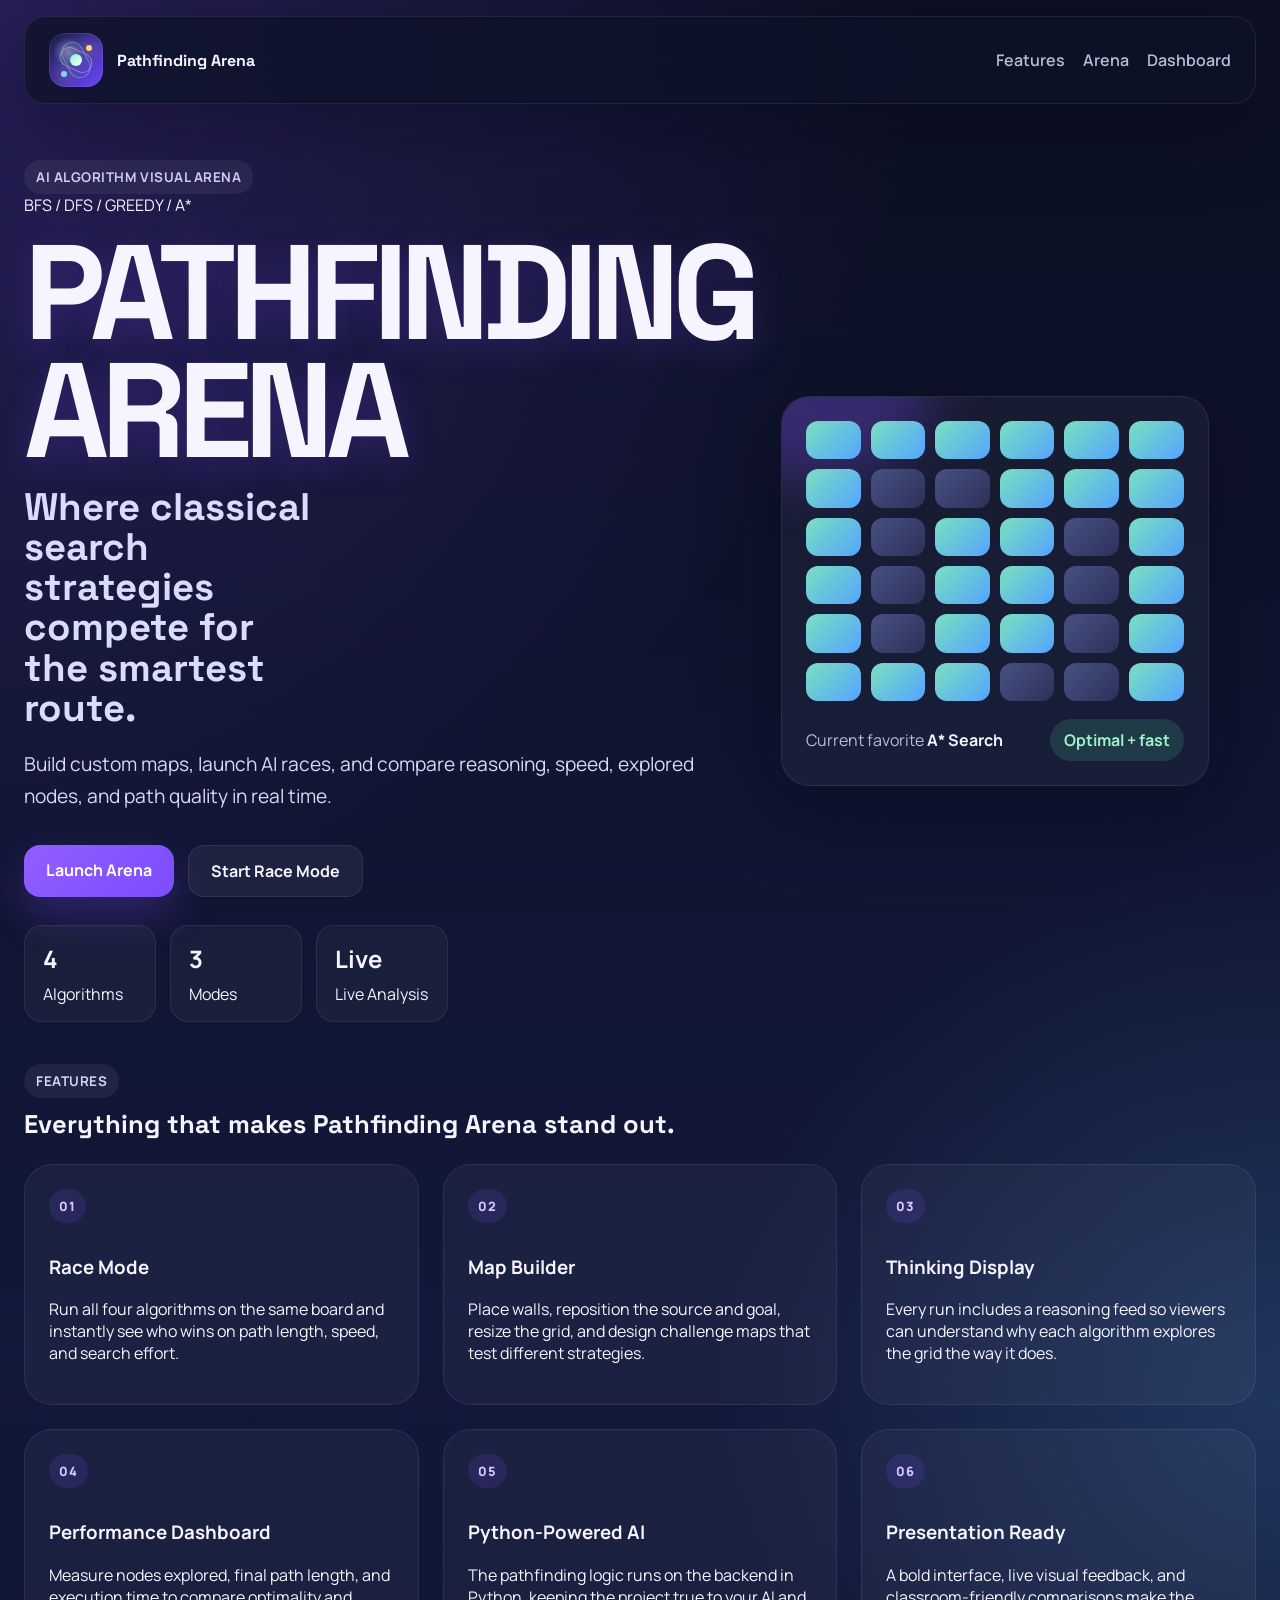
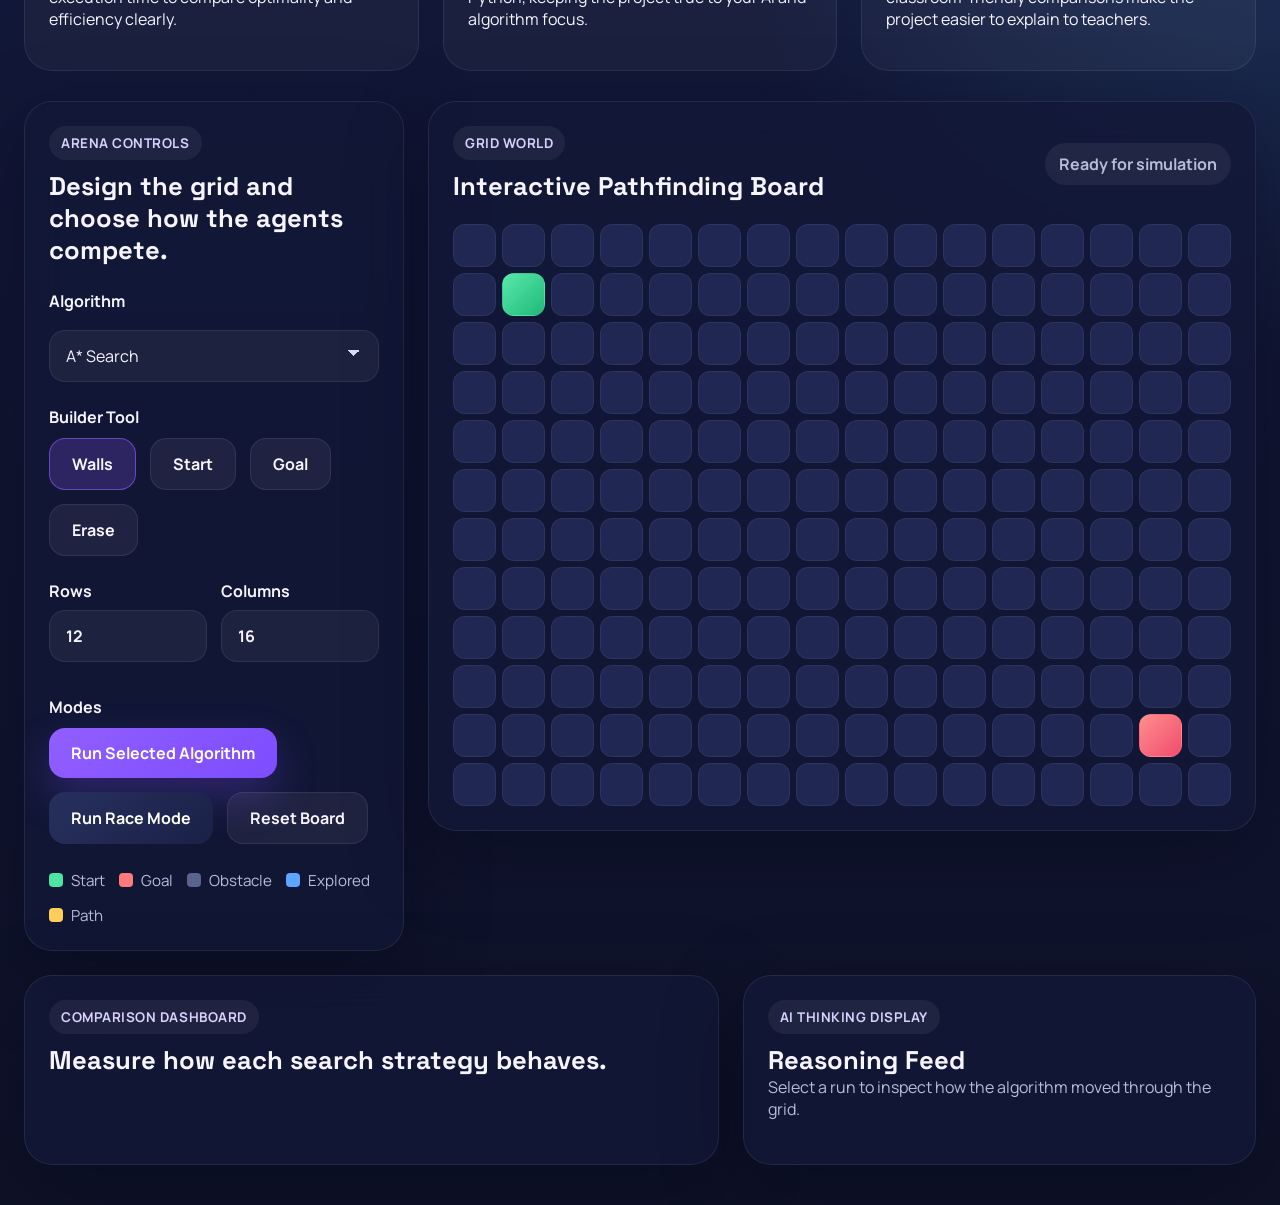
<file: frontend/index.html>
<!DOCTYPE html>
<html lang="en">
<head>
  <meta charset="UTF-8">
  <meta name="viewport" content="width=device-width, initial-scale=1.0">
  <title>Pathfinding Arena</title>
  <link rel="preconnect" href="https://fonts.googleapis.com">
  <link rel="preconnect" href="https://fonts.gstatic.com" crossorigin>
  <link href="https://fonts.googleapis.com/css2?family=Space+Grotesk:wght@400;500;700&family=Manrope:wght@400;500;600;700;800&display=swap" rel="stylesheet">
  <link rel="stylesheet" href="/static/styles.css">
</head>
<body>
  <div class="page-shell">
    <header class="topbar">
      <a class="brand" href="#home">
        <span class="brand-mark" aria-hidden="true">
          <span class="brand-orbit orbit-a"></span>
          <span class="brand-orbit orbit-b"></span>
          <span class="brand-core"></span>
          <span class="brand-trace trace-a"></span>
          <span class="brand-trace trace-b"></span>
        </span>
        <span class="brand-copy">
          <strong>Pathfinding Arena</strong>
        </span>
      </a>
      <nav class="topnav">
        <a href="#features">Features</a>
        <a href="#arena">Arena</a>
        <a href="#dashboard">Dashboard</a>
      </nav>
    </header>

    <main>
      <section class="hero" id="home">
        <div class="hero-copy">
          <span class="eyebrow hero-eyebrow">AI Algorithm Visual Arena</span>
          <div class="hero-title-block">
            <span class="hero-tagline">BFS / DFS / GREEDY / A*</span>
            <h1>Pathfinding Arena</h1>
            <h2 class="hero-subtitle">Where classical search strategies compete for the smartest route.</h2>
          </div>
          <p>
            Build custom maps, launch AI races, and compare reasoning, speed, explored nodes, and path quality in real time.
          </p>
          <div class="hero-actions">
            <a class="primary-btn" href="#arena">Launch Arena</a>
            <button class="ghost-btn" id="runRaceHeroBtn" type="button">Start Race Mode</button>
          </div>
          <div class="hero-stats">
            <article>
              <strong>4</strong>
              <span>Algorithms</span>
            </article>
            <article>
              <strong>3</strong>
              <span>Modes</span>
            </article>
            <article>
              <strong>Live</strong>
              <span>Live Analysis</span>
            </article>
          </div>
        </div>

        <div class="hero-panel">
          <div class="hero-card card-glow">
            <div class="mini-grid" id="miniGrid"></div>
            <div class="hero-card-footer">
              <div>
                <span class="label">Current favorite</span>
                <strong id="heroWinner">A* Search</strong>
              </div>
              <div class="pill">Optimal + fast</div>
            </div>
          </div>
        </div>
      </section>

      <section class="feature-section" id="features">
        <div class="section-heading feature-heading">
          <span class="eyebrow">Features</span>
          <h2>Everything that makes Pathfinding Arena stand out.</h2>
        </div>
        <div class="feature-strip">
          <article>
            <span class="feature-kicker">01</span>
            <h3>Race Mode</h3>
            <p>Run all four algorithms on the same board and instantly see who wins on path length, speed, and search effort.</p>
          </article>
          <article>
            <span class="feature-kicker">02</span>
            <h3>Map Builder</h3>
            <p>Place walls, reposition the source and goal, resize the grid, and design challenge maps that test different strategies.</p>
          </article>
          <article>
            <span class="feature-kicker">03</span>
            <h3>Thinking Display</h3>
            <p>Every run includes a reasoning feed so viewers can understand why each algorithm explores the grid the way it does.</p>
          </article>
          <article>
            <span class="feature-kicker">04</span>
            <h3>Performance Dashboard</h3>
            <p>Measure nodes explored, final path length, and execution time to compare optimality and efficiency clearly.</p>
          </article>
          <article>
            <span class="feature-kicker">05</span>
            <h3>Python-Powered AI</h3>
            <p>The pathfinding logic runs on the backend in Python, keeping the project true to your AI and algorithm focus.</p>
          </article>
          <article>
            <span class="feature-kicker">06</span>
            <h3>Presentation Ready</h3>
            <p>A bold interface, live visual feedback, and classroom-friendly comparisons make the project easier to explain to teachers.</p>
          </article>
        </div>
      </section>

      <section class="workspace" id="arena">
        <div class="control-panel glass-card">
          <div class="section-heading">
            <span class="eyebrow">Arena Controls</span>
            <h2>Design the grid and choose how the agents compete.</h2>
          </div>

          <div class="control-group">
            <label for="algorithmSelect">Algorithm</label>
            <select id="algorithmSelect">
              <option value="astar">A* Search</option>
              <option value="bfs">Breadth-First Search</option>
              <option value="dfs">Depth-First Search</option>
              <option value="greedy">Greedy Best-First Search</option>
            </select>
          </div>

          <div class="control-group">
            <span>Builder Tool</span>
            <div class="tool-row">
              <button class="tool-btn active" data-tool="wall">Walls</button>
              <button class="tool-btn" data-tool="start">Start</button>
              <button class="tool-btn" data-tool="goal">Goal</button>
              <button class="tool-btn" data-tool="erase">Erase</button>
            </div>
          </div>

          <div class="control-group compact-grid">
            <label>
              Rows
              <input type="number" id="rowsInput" min="6" max="20" value="6">
            </label>
            <label>
              Columns
              <input type="number" id="colsInput" min="8" max="24" value="10">
            </label>
          </div>

          <div class="control-group">
            <span>Modes</span>
            <div class="action-stack">
              <button class="primary-btn" id="runSelectedBtn">Run Selected Algorithm</button>
              <button class="secondary-btn" id="runRaceBtn">Run Race Mode</button>
              <button class="ghost-btn" id="resetBoardBtn">Reset Board</button>
            </div>
          </div>

          <div class="legend">
            <div><span class="swatch start"></span>Start</div>
            <div><span class="swatch goal"></span>Goal</div>
            <div><span class="swatch wall"></span>Obstacle</div>
            <div><span class="swatch visited"></span>Explored</div>
            <div><span class="swatch path"></span>Path</div>
          </div>
        </div>

        <div class="board-panel glass-card">
          <div class="board-header">
            <div>
              <span class="eyebrow">Grid World</span>
              <h2>Interactive Pathfinding Board</h2>
            </div>
            <div class="status-badge" id="statusBadge">Ready for simulation</div>
          </div>
          <div class="grid-board" id="gridBoard"></div>
        </div>
      </section>

      <section class="dashboard" id="dashboard">
        <div class="dashboard-main glass-card">
          <div class="section-heading">
            <span class="eyebrow">Comparison Dashboard</span>
            <h2>Measure how each search strategy behaves.</h2>
          </div>
          <div class="results-grid" id="resultsGrid"></div>
        </div>

        <aside class="insights-panel glass-card">
          <div class="section-heading">
            <span class="eyebrow">AI Thinking Display</span>
            <h2>Reasoning Feed</h2>
          </div>
          <div class="insight-summary" id="insightSummary">
            Select a run to inspect how the algorithm moved through the grid.
          </div>
          <div class="reasoning-feed" id="reasoningFeed"></div>
        </aside>
      </section>
    </main>
  </div>

  <script src="/static/app.js"></script>
</body>
</html>
<!-- Loads the PathFinder Arena frontend shell and its app script. -->
<!-- Served as the browser entry point for the interactive arena UI. -->
</file>
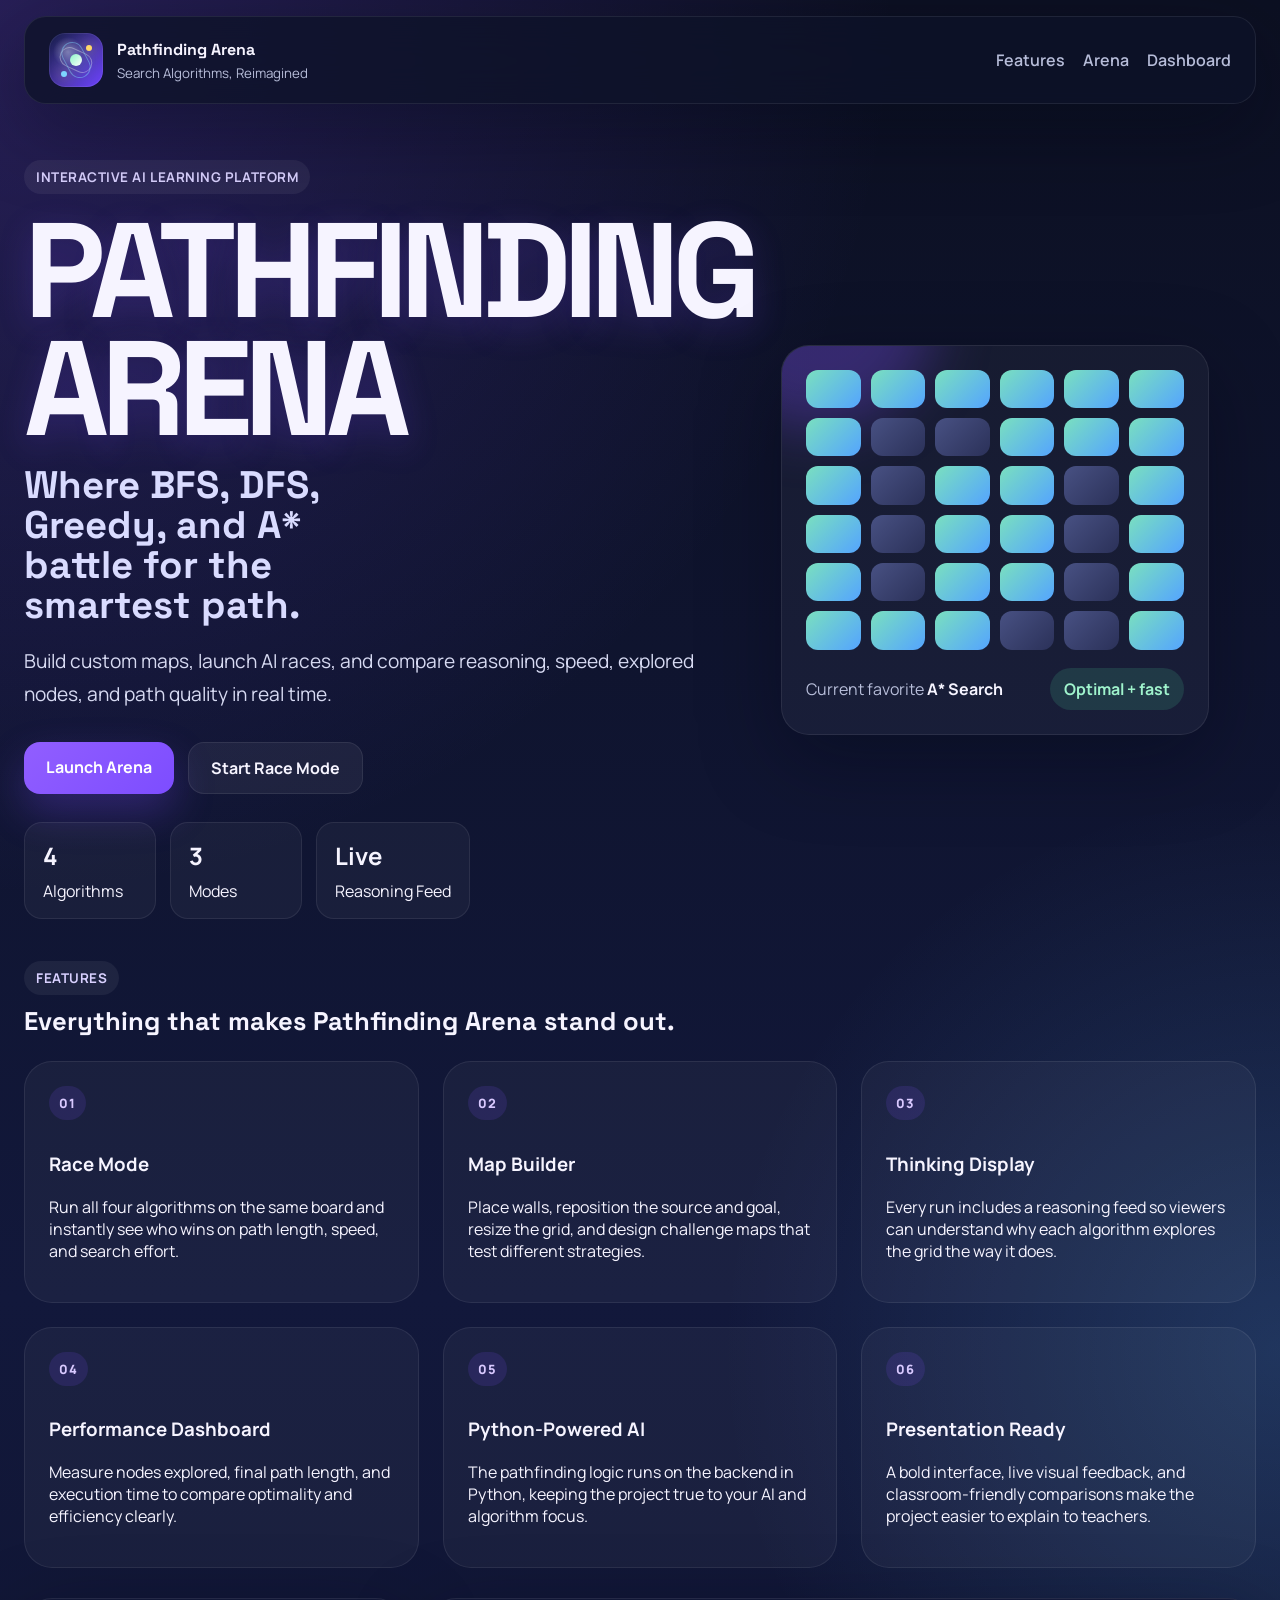
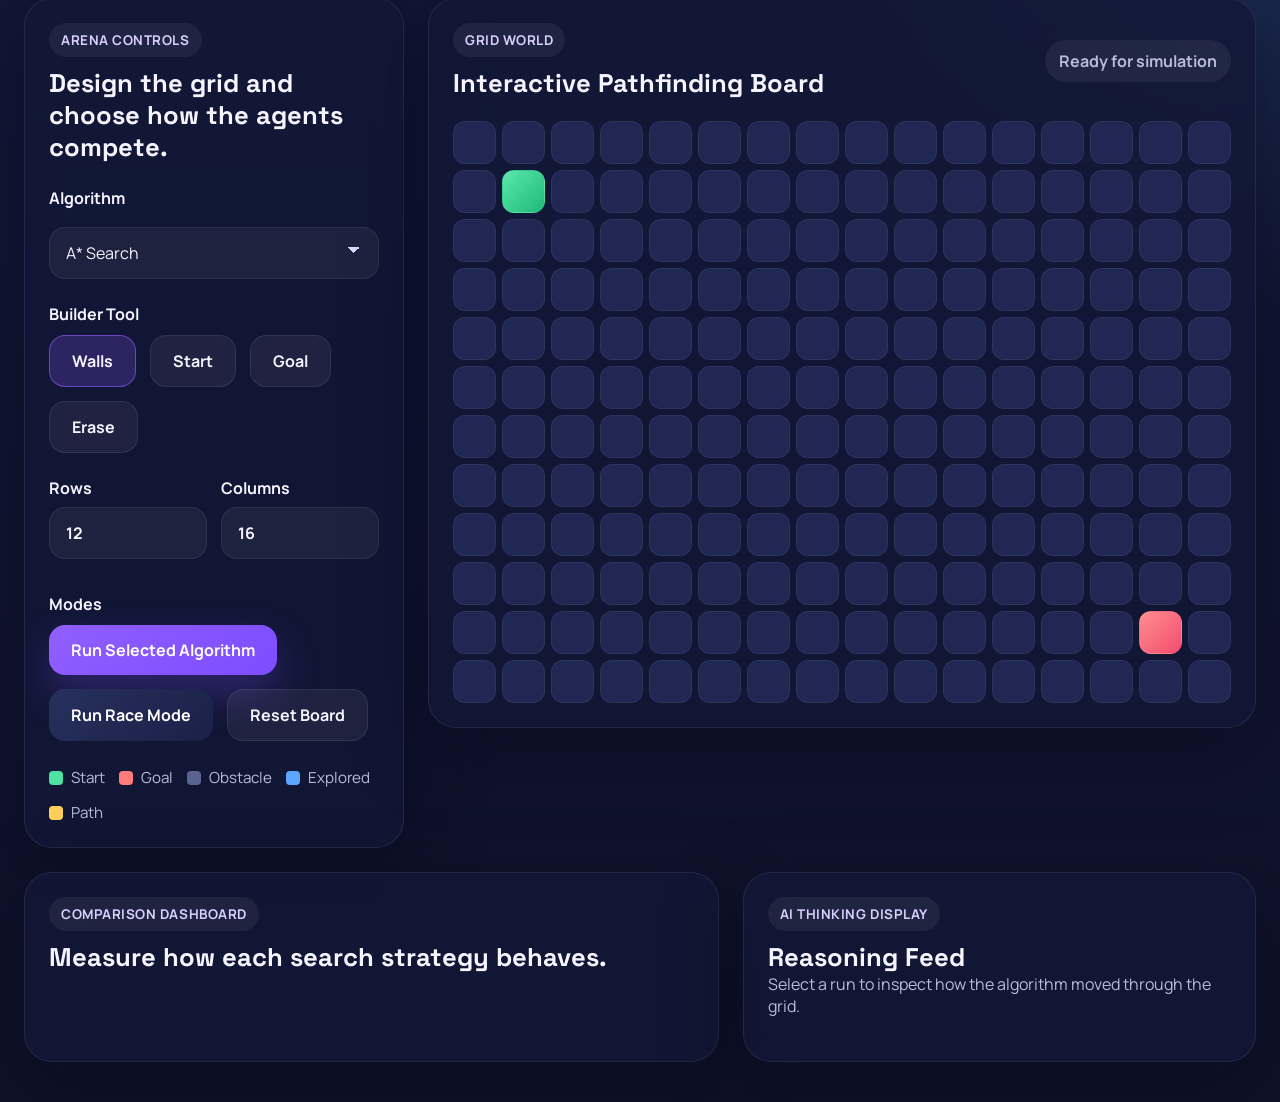
<file: static/index.html>
<!DOCTYPE html>
<html lang="en">
<head>
  <meta charset="UTF-8">
  <meta name="viewport" content="width=device-width, initial-scale=1.0">
  <title>Pathfinding Arena</title>
  <link rel="preconnect" href="https://fonts.googleapis.com">
  <link rel="preconnect" href="https://fonts.gstatic.com" crossorigin>
  <link href="https://fonts.googleapis.com/css2?family=Space+Grotesk:wght@400;500;700&family=Manrope:wght@400;500;600;700;800&display=swap" rel="stylesheet">
  <link rel="stylesheet" href="/static/styles.css">
</head>
<body>
  <div class="page-shell">
    <header class="topbar">
      <a class="brand" href="#home">
        <span class="brand-mark" aria-hidden="true">
          <span class="brand-orbit orbit-a"></span>
          <span class="brand-orbit orbit-b"></span>
          <span class="brand-core"></span>
          <span class="brand-trace trace-a"></span>
          <span class="brand-trace trace-b"></span>
        </span>
        <span class="brand-copy">
          <strong>Pathfinding Arena</strong>
          <small>Search Algorithms, Reimagined</small>
        </span>
      </a>
      <nav class="topnav">
        <a href="#features">Features</a>
        <a href="#arena">Arena</a>
        <a href="#dashboard">Dashboard</a>
      </nav>
    </header>

    <main>
      <section class="hero" id="home">
        <div class="hero-copy">
          <span class="eyebrow">Interactive AI learning platform</span>
          <h1>Pathfinding Arena</h1>
          <h2 class="hero-subtitle">Where BFS, DFS, Greedy, and A* battle for the smartest path.</h2>
          <p>
            Build custom maps, launch AI races, and compare reasoning, speed, explored nodes, and path quality in real time.
          </p>
          <div class="hero-actions">
            <a class="primary-btn" href="#arena">Launch Arena</a>
            <button class="ghost-btn" id="runRaceHeroBtn">Start Race Mode</button>
          </div>
          <div class="hero-stats">
            <article>
              <strong>4</strong>
              <span>Algorithms</span>
            </article>
            <article>
              <strong>3</strong>
              <span>Modes</span>
            </article>
            <article>
              <strong>Live</strong>
              <span>Reasoning Feed</span>
            </article>
          </div>
        </div>

        <div class="hero-panel">
          <div class="hero-card card-glow">
            <div class="mini-grid" id="miniGrid"></div>
            <div class="hero-card-footer">
              <div>
                <span class="label">Current favorite</span>
                <strong id="heroWinner">A* Search</strong>
              </div>
              <div class="pill">Optimal + fast</div>
            </div>
          </div>
        </div>
      </section>

      <section class="feature-section" id="features">
        <div class="section-heading feature-heading">
          <span class="eyebrow">Features</span>
          <h2>Everything that makes Pathfinding Arena stand out.</h2>
        </div>
        <div class="feature-strip">
        <article>
          <span class="feature-kicker">01</span>
          <h3>Race Mode</h3>
          <p>Run all four algorithms on the same board and instantly see who wins on path length, speed, and search effort.</p>
        </article>
        <article>
          <span class="feature-kicker">02</span>
          <h3>Map Builder</h3>
          <p>Place walls, reposition the source and goal, resize the grid, and design challenge maps that test different strategies.</p>
        </article>
        <article>
          <span class="feature-kicker">03</span>
          <h3>Thinking Display</h3>
          <p>Every run includes a reasoning feed so viewers can understand why each algorithm explores the grid the way it does.</p>
        </article>
        <article>
          <span class="feature-kicker">04</span>
          <h3>Performance Dashboard</h3>
          <p>Measure nodes explored, final path length, and execution time to compare optimality and efficiency clearly.</p>
        </article>
        <article>
          <span class="feature-kicker">05</span>
          <h3>Python-Powered AI</h3>
          <p>The pathfinding logic runs on the backend in Python, keeping the project true to your AI and algorithm focus.</p>
        </article>
        <article>
          <span class="feature-kicker">06</span>
          <h3>Presentation Ready</h3>
          <p>A bold interface, live visual feedback, and classroom-friendly comparisons make the project easier to explain to teachers.</p>
        </article>
        </div>
      </section>

      <section class="workspace" id="arena">
        <div class="control-panel glass-card">
          <div class="section-heading">
            <span class="eyebrow">Arena Controls</span>
            <h2>Design the grid and choose how the agents compete.</h2>
          </div>

          <div class="control-group">
            <label for="algorithmSelect">Algorithm</label>
            <select id="algorithmSelect">
              <option value="astar">A* Search</option>
              <option value="bfs">Breadth-First Search</option>
              <option value="dfs">Depth-First Search</option>
              <option value="greedy">Greedy Best-First Search</option>
            </select>
          </div>

          <div class="control-group">
            <span>Builder Tool</span>
            <div class="tool-row">
              <button class="tool-btn active" data-tool="wall">Walls</button>
              <button class="tool-btn" data-tool="start">Start</button>
              <button class="tool-btn" data-tool="goal">Goal</button>
              <button class="tool-btn" data-tool="erase">Erase</button>
            </div>
          </div>

          <div class="control-group compact-grid">
            <label>
              Rows
              <input type="number" id="rowsInput" min="6" max="20" value="12">
            </label>
            <label>
              Columns
              <input type="number" id="colsInput" min="8" max="24" value="16">
            </label>
          </div>

          <div class="control-group">
            <span>Modes</span>
            <div class="action-stack">
              <button class="primary-btn" id="runSelectedBtn">Run Selected Algorithm</button>
              <button class="secondary-btn" id="runRaceBtn">Run Race Mode</button>
              <button class="ghost-btn" id="resetBoardBtn">Reset Board</button>
            </div>
          </div>

          <div class="legend">
            <div><span class="swatch start"></span>Start</div>
            <div><span class="swatch goal"></span>Goal</div>
            <div><span class="swatch wall"></span>Obstacle</div>
            <div><span class="swatch visited"></span>Explored</div>
            <div><span class="swatch path"></span>Path</div>
          </div>
        </div>

        <div class="board-panel glass-card">
          <div class="board-header">
            <div>
              <span class="eyebrow">Grid World</span>
              <h2>Interactive Pathfinding Board</h2>
            </div>
            <div class="status-badge" id="statusBadge">Ready for simulation</div>
          </div>
          <div class="grid-board" id="gridBoard"></div>
        </div>
      </section>

      <section class="dashboard" id="dashboard">
        <div class="dashboard-main glass-card">
          <div class="section-heading">
            <span class="eyebrow">Comparison Dashboard</span>
            <h2>Measure how each search strategy behaves.</h2>
          </div>
          <div class="results-grid" id="resultsGrid"></div>
        </div>

        <aside class="insights-panel glass-card">
          <div class="section-heading">
            <span class="eyebrow">AI Thinking Display</span>
            <h2>Reasoning Feed</h2>
          </div>
          <div class="insight-summary" id="insightSummary">
            Select a run to inspect how the algorithm moved through the grid.
          </div>
          <div class="reasoning-feed" id="reasoningFeed"></div>
        </aside>
      </section>
    </main>
  </div>

  <script src="/static/app.js"></script>
</body>
</html>
</file>
<file: static/styles.css>
:root {
  --bg: #0d1025;
  --panel: rgba(19, 24, 56, 0.82);
  --panel-border: rgba(255, 255, 255, 0.08);
  --text: #f6f4ff;
  --muted: #b7bdd9;
  --primary: #7d4dff;
  --primary-strong: #915eff;
  --success: #4fe2a5;
  --danger: #ff7b7b;
  --warning: #ffcf5a;
  --cell: #202753;
  --cell-border: rgba(255, 255, 255, 0.06);
  --shadow: 0 24px 80px rgba(3, 6, 20, 0.35);
}

* { box-sizing: border-box; }
html { scroll-behavior: smooth; }

body {
  margin: 0;
  min-height: 100vh;
  font-family: "Manrope", sans-serif;
  color: var(--text);
  background:
    radial-gradient(circle at top left, rgba(125, 77, 255, 0.24), transparent 30%),
    radial-gradient(circle at right center, rgba(98, 188, 255, 0.18), transparent 30%),
    linear-gradient(180deg, #0c1022 0%, #12183b 48%, #0e1228 100%);
}

a { color: inherit; text-decoration: none; }
button, select, input { font: inherit; }
button { cursor: pointer; border: 0; }

.page-shell {
  width: min(1380px, calc(100% - 48px));
  margin: 0 auto;
  padding-bottom: 40px;
}

.topbar {
  position: sticky;
  top: 16px;
  z-index: 10;
  display: flex;
  align-items: center;
  justify-content: space-between;
  gap: 20px;
  margin-top: 16px;
  padding: 16px 24px;
  border: 1px solid var(--panel-border);
  border-radius: 22px;
  background: rgba(14, 18, 40, 0.78);
  backdrop-filter: blur(18px);
  box-shadow: var(--shadow);
}

.brand {
  display: flex;
  align-items: center;
  gap: 14px;
}

.brand-mark {
  position: relative;
  display: grid;
  place-items: center;
  width: 54px;
  height: 54px;
  border-radius: 16px;
  background:
    radial-gradient(circle at 35% 35%, rgba(255, 255, 255, 0.35), transparent 30%),
    linear-gradient(135deg, #171d46, #6f43ff);
  overflow: hidden;
  box-shadow: inset 0 0 0 1px rgba(255, 255, 255, 0.08);
}

.brand-copy {
  display: flex;
  flex-direction: column;
  gap: 4px;
}

.brand-copy strong,
.hero h1,
.section-heading h2,
.board-header h2 {
  font-family: "Space Grotesk", sans-serif;
}

.brand-copy small,
.topnav a,
.legend,
.insight-summary,
.status-badge,
.label,
.feed-item small {
  color: var(--muted);
}

.topnav {
  display: flex;
  gap: 18px;
}

.topnav a {
  font-weight: 600;
}

.hero {
  display: grid;
  grid-template-columns: 1.1fr 0.9fr;
  gap: 28px;
  align-items: center;
  min-height: calc(100vh - 120px);
  padding: 56px 0 24px;
}

.eyebrow {
  display: inline-flex;
  padding: 8px 12px;
  border-radius: 999px;
  background: rgba(255, 255, 255, 0.06);
  color: #d9d1ff;
  font-size: 0.84rem;
  font-weight: 700;
  letter-spacing: 0.04em;
  text-transform: uppercase;
}

.hero h1 {
  margin: 18px 0 16px;
  max-width: none;
  font-size: clamp(4.5rem, 11vw, 8.4rem);
  line-height: 0.88;
  letter-spacing: -0.06em;
  text-transform: uppercase;
  text-shadow: 0 10px 34px rgba(125, 77, 255, 0.22);
}

.hero-subtitle {
  max-width: 12ch;
  margin: 0 0 18px;
  font-family: "Space Grotesk", sans-serif;
  font-size: clamp(1.5rem, 3vw, 2.65rem);
  line-height: 1.05;
  color: #d9dbff;
}

.hero p {
  max-width: 700px;
  font-size: 1.2rem;
  line-height: 1.7;
  color: #d7daf2;
}

.hero-actions,
.action-stack,
.tool-row,
.hero-stats,
.legend {
  display: flex;
  flex-wrap: wrap;
  gap: 14px;
}

.hero-actions {
  margin: 32px 0 28px;
}

.primary-btn,
.secondary-btn,
.ghost-btn,
.tool-btn {
  padding: 14px 22px;
  border-radius: 16px;
  transition: transform 0.2s ease, box-shadow 0.2s ease, background 0.2s ease;
  font-weight: 700;
}

.primary-btn {
  background: linear-gradient(135deg, var(--primary-strong), var(--primary));
  color: white;
  box-shadow: 0 18px 40px rgba(125, 77, 255, 0.28);
}

.secondary-btn {
  background: linear-gradient(135deg, #27305d, #1a2148);
  color: white;
}

.ghost-btn,
.tool-btn {
  background: rgba(255, 255, 255, 0.06);
  color: var(--text);
  border: 1px solid rgba(255, 255, 255, 0.08);
}

.primary-btn:hover,
.secondary-btn:hover,
.ghost-btn:hover,
.tool-btn:hover {
  transform: translateY(-1px);
}

.tool-btn.active {
  background: rgba(145, 94, 255, 0.22);
  border-color: rgba(145, 94, 255, 0.6);
}

.hero-stats article,
.result-card,
.hero-card,
.feature-strip article {
  border: 1px solid var(--panel-border);
  background: rgba(255, 255, 255, 0.04);
}

.hero-stats article {
  min-width: 132px;
  padding: 16px 18px;
  border-radius: 18px;
}

.hero-stats strong {
  display: block;
  margin-bottom: 8px;
  font-size: 1.5rem;
}

.hero-panel {
  display: flex;
  justify-content: flex-end;
}

.hero-card,
.glass-card,
.feature-strip article {
  padding: 24px;
  border-radius: 28px;
}

.hero-card {
  width: min(100%, 480px);
  box-shadow: var(--shadow);
}

.card-glow {
  position: relative;
  overflow: hidden;
}

.card-glow::before {
  content: "";
  position: absolute;
  inset: -40% auto auto -20%;
  width: 240px;
  height: 240px;
  border-radius: 999px;
  background: rgba(125, 77, 255, 0.3);
  filter: blur(28px);
}

.mini-grid {
  position: relative;
  z-index: 1;
  display: grid;
  grid-template-columns: repeat(6, 1fr);
  gap: 10px;
  min-height: 280px;
}

.mini-grid div {
  border-radius: 12px;
  background: rgba(255, 255, 255, 0.07);
}

.mini-grid .mini-wall { background: linear-gradient(135deg, #485183, #2b3159); }
.mini-grid .mini-path { background: linear-gradient(135deg, #7ae0bf, #54a4ff); }

.hero-card-footer,
.board-header,
.result-head {
  position: relative;
  z-index: 1;
  display: flex;
  align-items: center;
  justify-content: space-between;
  gap: 16px;
}

.hero-card-footer { margin-top: 18px; }

.pill {
  padding: 10px 14px;
  border-radius: 999px;
  background: rgba(79, 226, 165, 0.14);
  color: #9ff3cc;
  font-weight: 700;
}

.brand-core,
.brand-orbit,
.brand-trace {
  position: absolute;
  border-radius: 999px;
}

.brand-core {
  width: 12px;
  height: 12px;
  background: linear-gradient(135deg, #8bf5c8, #ffffff);
  box-shadow: 0 0 22px rgba(139, 245, 200, 0.8);
}

.brand-orbit {
  border: 1.5px solid rgba(255, 255, 255, 0.34);
}

.orbit-a {
  width: 34px;
  height: 20px;
  transform: rotate(25deg);
}

.orbit-b {
  width: 22px;
  height: 38px;
  transform: rotate(-28deg);
  border-color: rgba(125, 210, 255, 0.46);
}

.brand-trace {
  width: 6px;
  height: 6px;
  background: #ffd76a;
  box-shadow: 0 0 14px rgba(255, 215, 106, 0.9);
}

.trace-a {
  top: 12px;
  right: 11px;
}

.trace-b {
  bottom: 10px;
  left: 12px;
  background: #7dd5ff;
}

.feature-section,
.feature-strip,
.workspace,
.dashboard {
  display: grid;
  gap: 24px;
}

.feature-section {
  margin: 18px 0 30px;
}

.feature-heading {
  max-width: 760px;
}

.feature-strip {
  grid-template-columns: repeat(3, 1fr);
}

.feature-kicker {
  display: inline-flex;
  margin-bottom: 12px;
  padding: 8px 10px;
  border-radius: 999px;
  background: rgba(125, 77, 255, 0.14);
  color: #d9c9ff;
  font-size: 0.8rem;
  font-weight: 800;
  letter-spacing: 0.08em;
}

.glass-card {
  border: 1px solid var(--panel-border);
  background: var(--panel);
  backdrop-filter: blur(18px);
  box-shadow: var(--shadow);
}

.workspace {
  grid-template-columns: 380px 1fr;
  align-items: start;
}

.section-heading h2,
.board-header h2 {
  margin: 10px 0 0;
  font-size: clamp(1.6rem, 2vw, 2.4rem);
}

.control-group {
  margin-top: 24px;
}

.control-group label,
.control-group span {
  display: block;
  margin-bottom: 10px;
  font-weight: 700;
}

.compact-grid {
  display: grid;
  grid-template-columns: repeat(2, 1fr);
  gap: 14px;
}

select,
input {
  width: 100%;
  margin-top: 8px;
  padding: 14px 16px;
  border: 1px solid rgba(255, 255, 255, 0.08);
  border-radius: 16px;
  background: rgba(255, 255, 255, 0.05);
  color: var(--text);
}

select {
  appearance: none;
  -webkit-appearance: none;
  -moz-appearance: none;
  background-image:
    linear-gradient(45deg, transparent 50%, #d9dbff 50%),
    linear-gradient(135deg, #d9dbff 50%, transparent 50%);
  background-position:
    calc(100% - 24px) calc(50% - 3px),
    calc(100% - 18px) calc(50% - 3px);
  background-size: 6px 6px, 6px 6px;
  background-repeat: no-repeat;
  padding-right: 44px;
}

select option {
  background: #1a2148;
  color: #f6f4ff;
}

select:focus,
input:focus {
  outline: 2px solid rgba(145, 94, 255, 0.45);
  outline-offset: 2px;
  border-color: rgba(145, 94, 255, 0.7);
}

.legend {
  margin-top: 26px;
  font-size: 0.95rem;
}

.legend div {
  display: flex;
  align-items: center;
  gap: 8px;
}

.swatch {
  width: 14px;
  height: 14px;
  border-radius: 4px;
}

.swatch.start { background: var(--success); }
.swatch.goal { background: var(--danger); }
.swatch.wall { background: #5a638f; }
.swatch.visited { background: #5ea5ff; }
.swatch.path { background: var(--warning); }

.status-badge {
  padding: 10px 14px;
  border-radius: 999px;
  background: rgba(255, 255, 255, 0.06);
  font-weight: 700;
}

.grid-board {
  display: grid;
  gap: 6px;
  margin-top: 22px;
}

.cell {
  aspect-ratio: 1 / 1;
  border-radius: 12px;
  background: var(--cell);
  border: 1px solid var(--cell-border);
  transition: transform 0.12s ease, background 0.18s ease, border-color 0.18s ease;
}

.cell:hover { transform: scale(0.97); }
.cell.wall { background: linear-gradient(135deg, #5f6897, #2f355e); }
.cell.start { background: linear-gradient(135deg, #59e8ab, #1fb978); }
.cell.goal { background: linear-gradient(135deg, #ff8e8e, #f14c6d); }
.cell.visited { background: linear-gradient(135deg, #4a88ff, #7ad5ff); }
.cell.path { background: linear-gradient(135deg, #ffe58c, #ffb84c); }

.dashboard {
  grid-template-columns: 1.15fr 0.85fr;
  margin-top: 24px;
}

.results-grid {
  display: grid;
  grid-template-columns: repeat(auto-fit, minmax(220px, 1fr));
  gap: 18px;
  margin-top: 22px;
}

.result-card {
  padding: 18px;
  border-radius: 22px;
}

.result-card.winner {
  outline: 2px solid rgba(79, 226, 165, 0.6);
}

.result-card .metric {
  margin-top: 16px;
  padding: 12px 0;
  border-top: 1px solid rgba(255, 255, 255, 0.08);
}

.result-card .metric strong {
  display: block;
  margin-top: 6px;
  font-size: 1.25rem;
}

.reasoning-feed {
  display: grid;
  gap: 12px;
  margin-top: 20px;
  max-height: 640px;
  overflow: auto;
  padding-right: 4px;
}

.feed-item {
  padding: 16px;
  border-radius: 18px;
  background: rgba(255, 255, 255, 0.04);
  border: 1px solid rgba(255, 255, 255, 0.06);
}

.feed-item strong {
  display: block;
  margin-bottom: 6px;
}

@media (max-width: 1180px) {
  .hero,
  .workspace,
  .dashboard,
  .feature-strip {
    grid-template-columns: 1fr;
  }

  .hero-panel {
    justify-content: flex-start;
  }
}

@media (max-width: 780px) {
  .page-shell {
    width: min(100% - 24px, 1380px);
  }

  .topbar {
    flex-wrap: wrap;
    position: static;
  }

  .topnav {
    order: 3;
    width: 100%;
    justify-content: space-between;
  }

  .hero h1 {
    max-width: none;
  }

  .hero-subtitle {
    max-width: none;
  }

  .compact-grid {
    grid-template-columns: 1fr;
  }
}
</file>
